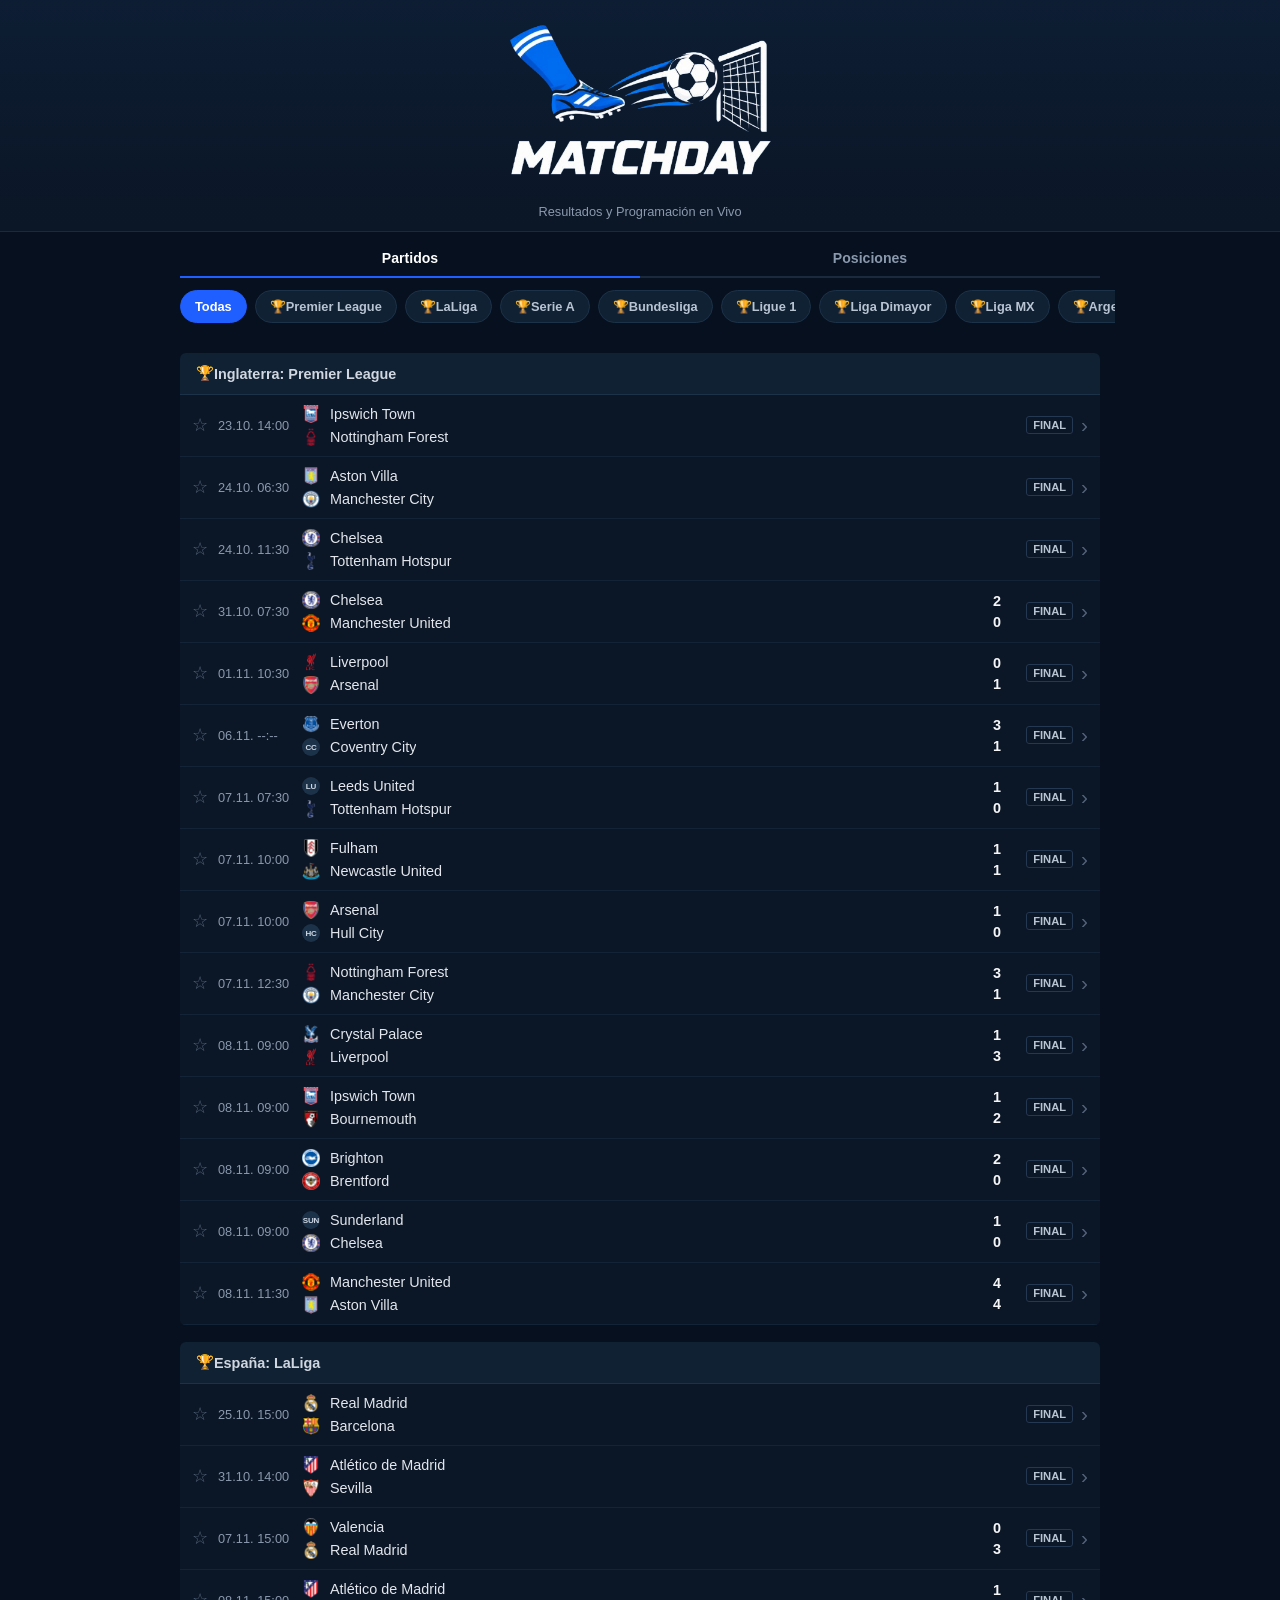
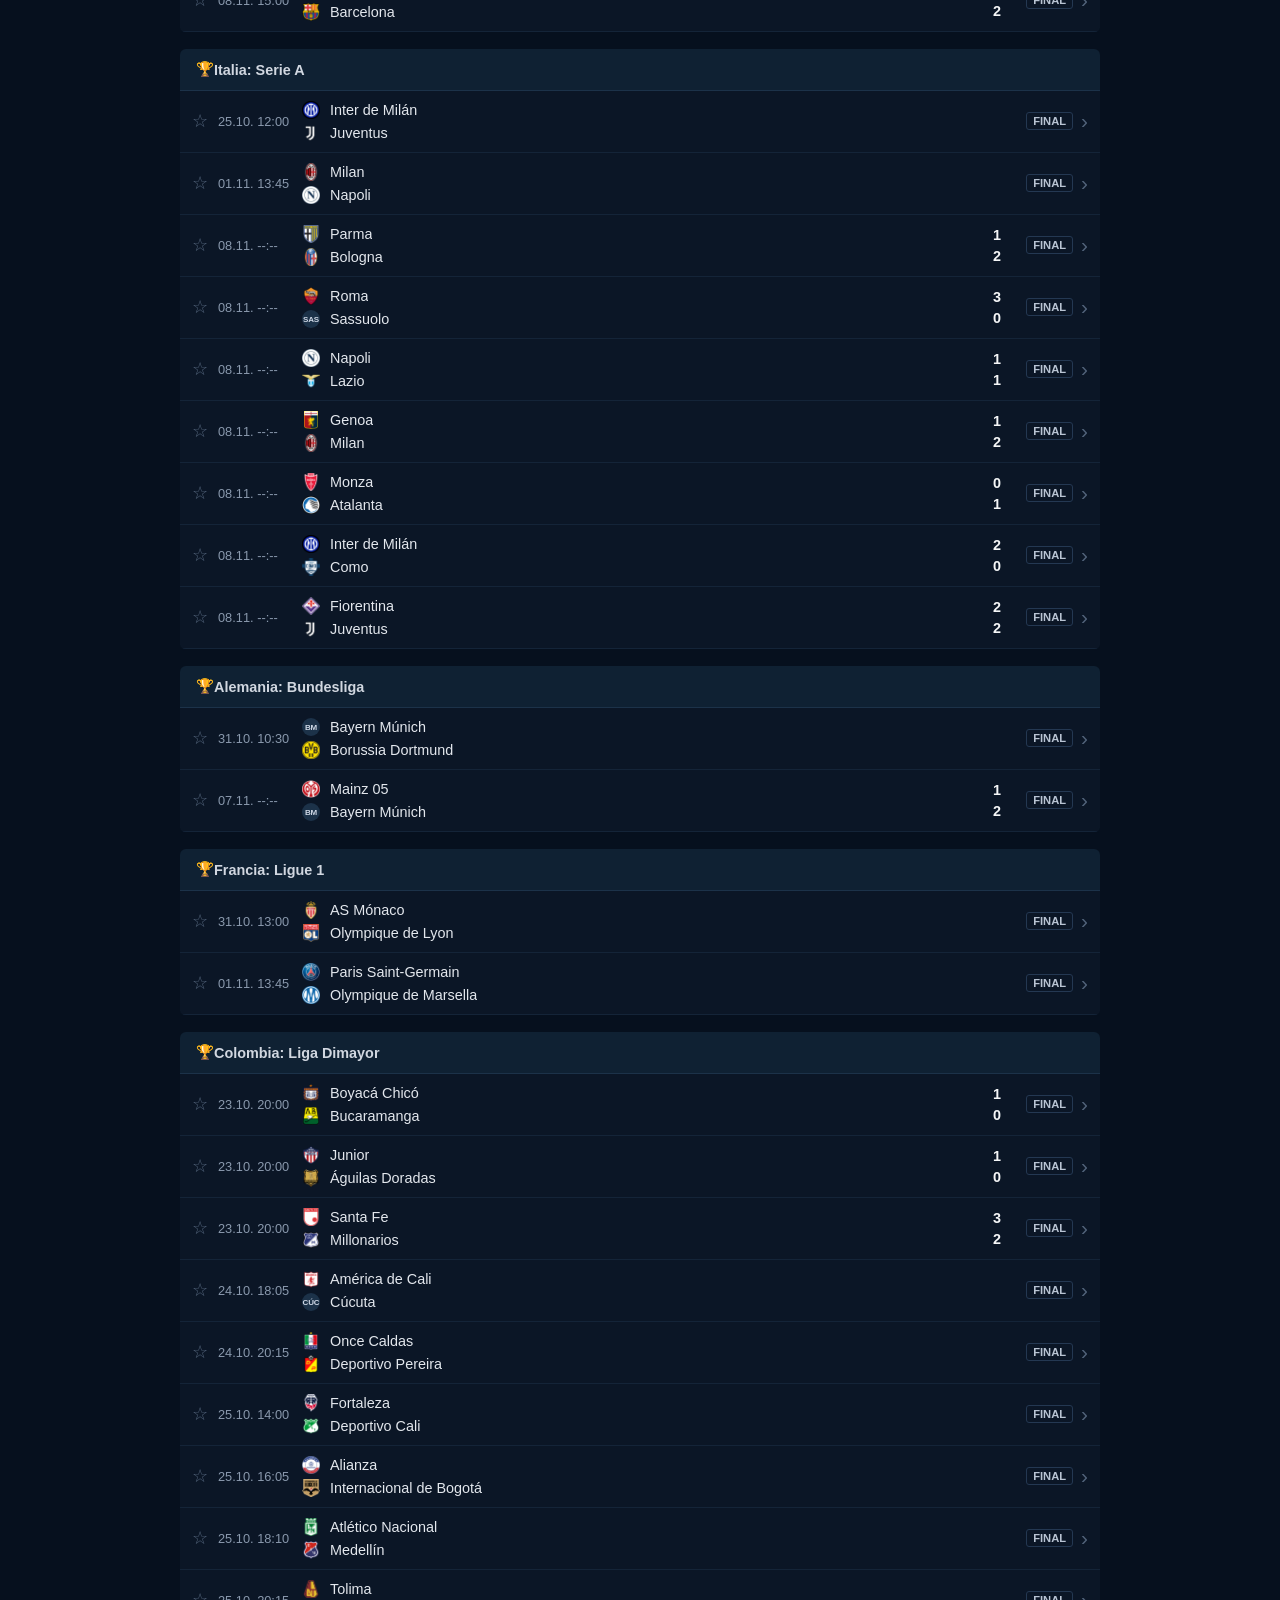
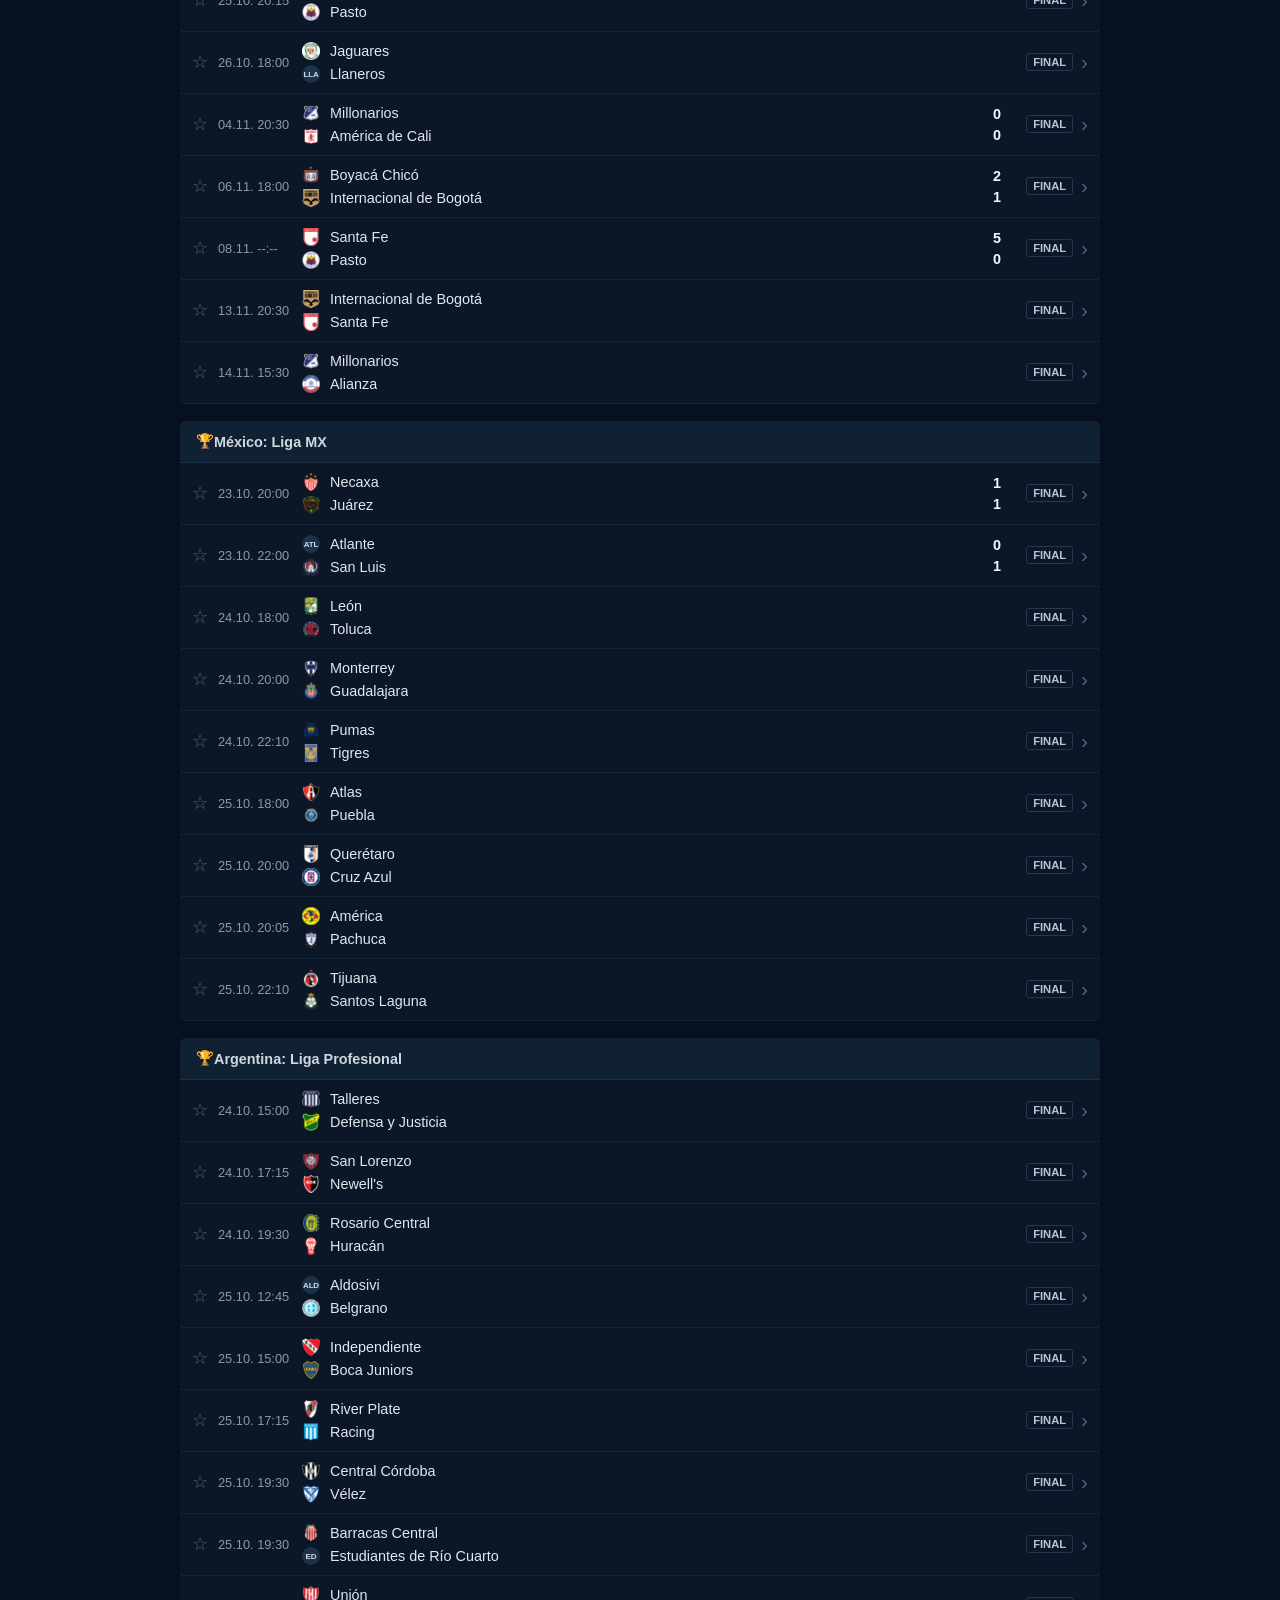
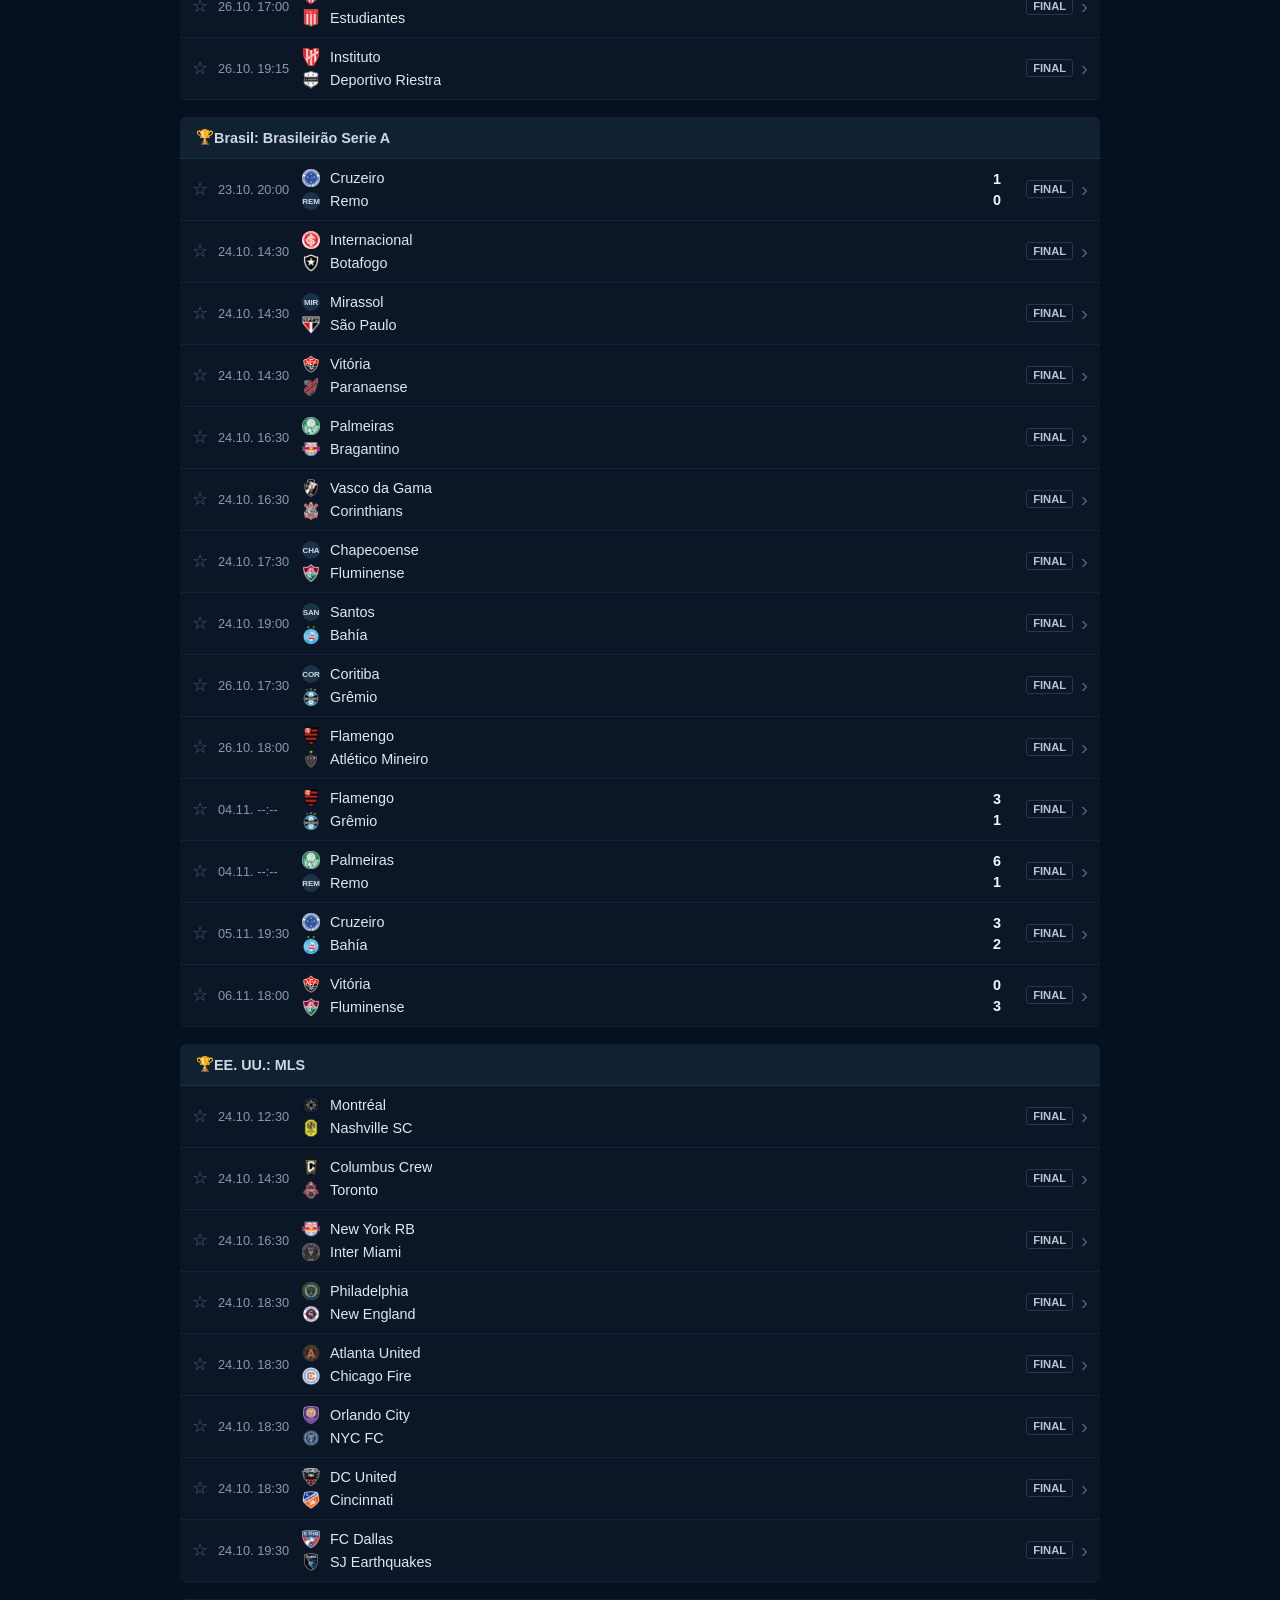
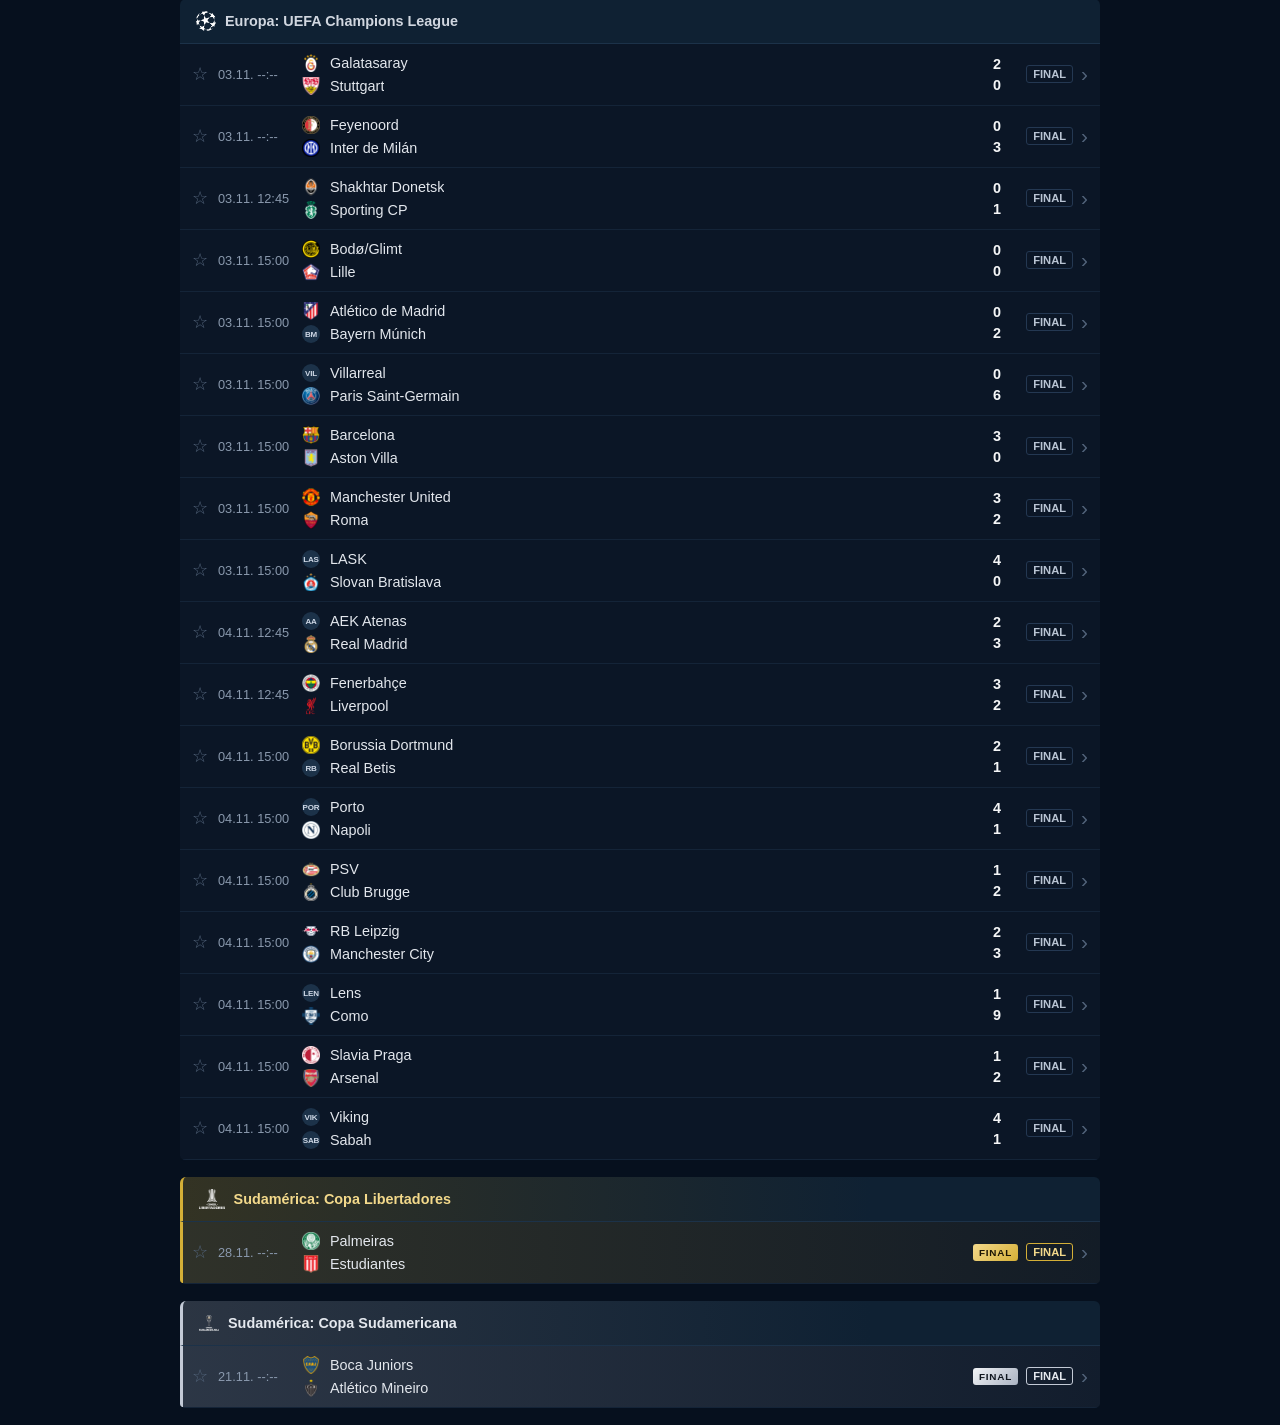
<file: index.html>
<!DOCTYPE html>
<html lang="es">
<head>
    <meta charset="UTF-8">
    <meta name="viewport" content="width=device-width, initial-scale=1.0">
    <title>Matchday - Marcadores de Fútbol</title>
    <link rel="stylesheet" href="styles.css">
    <link rel="manifest" href="manifest.json">
    <link rel="icon" type="image/png" href="logo.png">
    <link rel="apple-touch-icon" href="logo.png">
    <meta name="theme-color" content="#0b1626">
</head>
<body>
    <header class="header-principal">
        <div class="logo-container">
            <img src="logo.png" class="app-logo" alt="Matchday">
        </div>
        <p class="header-subtitulo">Resultados y Programación en Vivo</p>
    </header>

    <div id="vistas" class="vistas"></div>

    <nav id="filtros" class="filtros" aria-label="Filtrar por liga"></nav>

    <main id="partidos-container"></main>

    <script src="datos.js"></script>
    <script src="partidos-extra.js"></script>
    <script src="escudos.js"></script>
    <script src="config.js"></script>
    <script src="en-vivo.js"></script>
    <script src="posiciones.js"></script>
    <script src="app.js"></script>
</body>
</html>
</file>
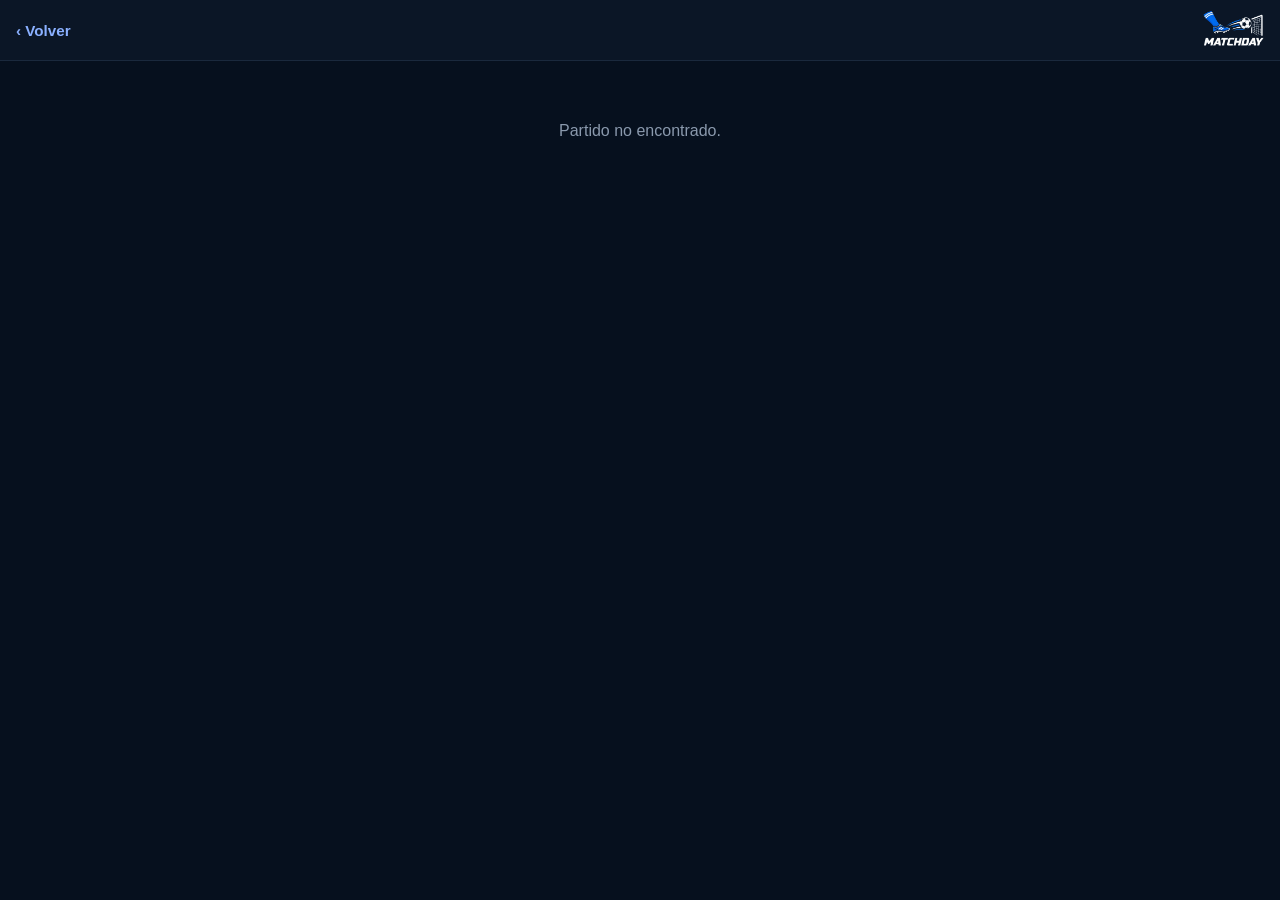
<file: detalle.html>
<!DOCTYPE html>
<html lang="es">
<head>
    <meta charset="UTF-8">
    <meta name="viewport" content="width=device-width, initial-scale=1.0">
    <title>Partido - Matchday</title>
    <link rel="stylesheet" href="styles.css">
    <link rel="manifest" href="manifest.json">
    <link rel="icon" type="image/png" href="logo.png">
    <link rel="apple-touch-icon" href="logo.png">
    <meta name="theme-color" content="#0b1626">
</head>
<body>
    <header class="header-detalle">
        <a href="index.html" class="btn-volver" aria-label="Volver">‹ Volver</a>
        <a href="index.html" class="logo-mini-link"><img src="logo.png" class="logo-mini" alt="Matchday"></a>
    </header>

    <main id="detalle-container"></main>

    <script src="datos.js"></script>
    <script src="partidos-extra.js"></script>
    <script src="escudos.js"></script>
    <script src="config.js"></script>
    <script src="en-vivo.js"></script>
    <script src="detalle.js"></script>
</body>
</html>
</file>
<file: styles.css>
* { box-sizing: border-box; }

body {
    font-family: -apple-system, BlinkMacSystemFont, "Segoe UI", Roboto, Helvetica, Arial, sans-serif;
    margin: 0;
    padding: 0;
    background-color: #06101e;
    color: #f5f6f7;
    -webkit-tap-highlight-color: transparent;
}

a { color: inherit; text-decoration: none; }

/* ---------- Header principal + logo ---------- */
.header-principal {
    background: linear-gradient(180deg, #0d1d33 0%, #0b1626 100%);
    text-align: center;
    padding: 10px 10px 12px;
    border-bottom: 1px solid #1a293d;
}

.logo-container {
    display: flex;
    justify-content: center;
}

/* El PNG es cuadrado con mucho margen transparente:
   lo recortamos con object-fit: cover para que el logo llene el espacio */
.app-logo {
    width: min(300px, 80vw);
    aspect-ratio: 500 / 320;
    object-fit: cover;
    object-position: center 47%;
    display: block;
}

.header-subtitulo {
    margin: 2px 0 0;
    font-size: 0.8rem;
    color: #8a99ad;
}

/* ---------- Filtros ---------- */
.filtros {
    display: flex;
    gap: 8px;
    overflow-x: auto;
    padding: 12px 15px 0;
    max-width: 950px;
    margin: 0 auto;
    scrollbar-width: none;
}
.filtros::-webkit-scrollbar { display: none; }

.chip {
    flex-shrink: 0;
    background: #0f2133;
    color: #b9c4d3;
    border: 1px solid #1c3249;
    border-radius: 999px;
    padding: 7px 14px;
    font-size: 0.8rem;
    font-weight: 600;
    cursor: pointer;
}
.chip.activo {
    background: #1f5eff;
    border-color: #1f5eff;
    color: #fff;
}

/* ---------- Lista de partidos ---------- */
main {
    padding: 15px;
    max-width: 950px;
    margin: 0 auto;
}

.torneo-header {
    background-color: #0f2133;
    padding: 12px 16px;
    font-size: 0.9rem;
    font-weight: bold;
    color: #d1d7e0;
    display: flex;
    align-items: center;
    border-bottom: 1px solid #1c3249;
    margin-top: 15px;
    border-radius: 6px 6px 0 0;
}

.contenedor-partidos {
    background-color: #0b1626;
    border-bottom: 2px solid #06101e;
    border-radius: 0 0 6px 6px;
    overflow: hidden;
}

.partido {
    display: flex;
    align-items: center;
    padding: 10px 12px;
    border-bottom: 1px solid #142438;
    min-height: 52px;
    cursor: pointer;
    transition: background-color .15s;
}
.partido:hover, .partido:active { background-color: #122236; }

.info-tiempo {
    display: flex;
    align-items: center;
    gap: 10px;
    width: 110px;
    font-size: 0.8rem;
    color: #8a99ad;
    flex-shrink: 0;
}
.star-icon { color: #52637a; font-size: 1.1rem; }

.equipos-contenedor {
    flex-grow: 1;
    min-width: 0;
    display: flex;
    flex-direction: column;
    gap: 5px;
}

.fila-equipo {
    display: flex;
    align-items: center;
    font-size: 0.9rem;
    color: #e3e7ed;
}
.fila-equipo span:last-child {
    overflow: hidden;
    text-overflow: ellipsis;
    white-space: nowrap;
}

.escudo {
    width: 18px;
    height: 18px;
    object-fit: contain;
    margin-right: 10px;
    flex-shrink: 0;
}

/* Círculo con iniciales cuando no hay escudo */
.escudo-iniciales {
    display: inline-flex;
    align-items: center;
    justify-content: center;
    background: #1c3249;
    color: #cfd8e6;
    border-radius: 50%;
    font-weight: 700;
    font-size: 0.5rem;
    letter-spacing: -0.02em;
}

.goles {
    display: flex;
    flex-direction: column;
    gap: 5px;
    margin: 0 14px;
    font-weight: 700;
    font-size: 0.9rem;
    text-align: center;
    min-width: 14px;
}

.acciones-partido {
    display: flex;
    align-items: center;
    gap: 8px;
    flex-shrink: 0;
    margin-left: 8px;
}
.chevron { color: #52637a; font-size: 1.3rem; line-height: 1; }

.estado-badge {
    font-size: 0.7rem;
    color: #8a99ad;
    border: 1px solid #243852;
    padding: 2px 6px;
    border-radius: 3px;
    text-transform: uppercase;
    font-weight: 600;
}
.estado-vivo { color: #ff4d5e; border-color: #ff4d5e; }
.estado-fin  { color: #b9c4d3; }

.vacio, .vacio-mini { color: #8a99ad; text-align: center; padding: 30px 0; }
.vacio-mini { padding: 8px 0; font-size: 0.85rem; }

/* ---------- Página de detalle ---------- */
.header-detalle {
    background-color: #0b1626;
    border-bottom: 1px solid #1a293d;
    padding: 8px 12px;
    display: flex;
    align-items: center;
    justify-content: space-between;
    position: sticky;
    top: 0;
    z-index: 5;
}
.btn-volver { font-size: 0.95rem; font-weight: 600; color: #8ab0ff; padding: 6px 4px; }
.logo-mini {
    height: 44px;
    aspect-ratio: 500 / 320;
    object-fit: cover;
    object-position: center 47%;
    display: block;
}

.tarjeta {
    background: #0b1626;
    border: 1px solid #142438;
    border-radius: 8px;
    padding: 16px;
    margin-bottom: 14px;
}
.tarjeta h2 {
    margin: 0 0 10px;
    font-size: 0.85rem;
    text-transform: uppercase;
    letter-spacing: .05em;
    color: #8a99ad;
}

.hero { text-align: center; }
.hero-liga { font-size: 0.85rem; color: #d1d7e0; font-weight: 600; }
.hero-fecha { font-size: 0.8rem; color: #8a99ad; margin: 4px 0 18px; text-transform: capitalize; }
.hero-equipos {
    display: grid;
    grid-template-columns: 1fr auto 1fr;
    align-items: center;
    gap: 8px;
    margin-bottom: 14px;
}
.hero-equipo { display: flex; flex-direction: column; align-items: center; gap: 8px; font-weight: 600; font-size: 0.95rem; }
.escudo-grande { width: 64px; height: 64px; object-fit: contain; }
.escudo-grande.escudo-iniciales { font-size: 1.2rem; }
.vs-grande { font-size: 1.1rem; font-weight: 700; color: #52637a; }
.marcador-grande { font-size: 2.2rem; font-weight: 800; white-space: nowrap; }
.marcador-grande span { color: #52637a; }

.dato {
    display: flex;
    justify-content: space-between;
    gap: 12px;
    padding: 9px 0;
    border-bottom: 1px solid #142438;
    font-size: 0.9rem;
}
.dato:last-child { border-bottom: none; }
.dato-label { color: #8a99ad; }
.dato-valor { text-align: right; font-weight: 600; }

.h2h-fila {
    display: grid;
    grid-template-columns: 78px 1fr auto 1fr;
    gap: 8px;
    padding: 8px 0;
    border-bottom: 1px solid #142438;
    font-size: 0.82rem;
    align-items: center;
}
.h2h-fecha { color: #8a99ad; }
.h2h-res { font-weight: 700; }
.h2h-eq.der { text-align: right; }

.alineaciones { display: grid; grid-template-columns: 1fr 1fr; gap: 16px; }
.alineaciones h3 { margin: 0 0 6px; font-size: 0.9rem; }
.alineaciones ul { margin: 0; padding-left: 18px; font-size: 0.85rem; color: #d1d7e0; line-height: 1.7; }

@media (max-width: 480px) {
    .info-tiempo { width: 92px; gap: 6px; }
}

/* ---------- Goles / tarjetas / estadísticas ---------- */
.eventos-grid { display: grid; grid-template-columns: 1fr 1fr; gap: 16px; }
.evento { display: flex; align-items: center; gap: 8px; font-size: 0.85rem; padding: 5px 0; }
.evento .min { color: #8a99ad; margin-left: auto; font-size: 0.78rem; }
.eventos-grid .der .evento { flex-direction: row-reverse; }
.eventos-grid .der .evento .min { margin-left: 0; margin-right: auto; }

.stat { margin-bottom: 14px; }
.stat:last-child { margin-bottom: 0; }
.stat-fila { display: grid; grid-template-columns: 60px 1fr 60px; align-items: center; text-align: center; font-size: 0.88rem; margin-bottom: 6px; }
.stat-v { font-weight: 700; }
.stat-l { color: #b9c4d3; }
.stat-barra { height: 4px; background: #1f5eff; border-radius: 2px; overflow: hidden; }
.stat-barra i { display: block; height: 100%; background: #ff4d5e; }

/* ---------- En vivo y banderas ---------- */
.torneo-header span { min-width: 0; }
.bandera { width: 20px; height: 14px; object-fit: cover; border-radius: 2px; margin-right: 9px; flex-shrink: 0; }
.bandera-chip { width: 16px; height: 11px; object-fit: cover; border-radius: 2px; margin-right: 6px; vertical-align: -1px; }
.hero-liga { display: flex; align-items: center; justify-content: center; }
.min-vivo { color: #ff4d5e; font-weight: 700; animation: parpadeo 1.6s ease-in-out infinite; }
.goles:empty { display: none; }
.goles.vivo { color: #ff4d5e; }
.hero-minuto { color: #ff4d5e; font-weight: 700; font-size: 1rem; margin-bottom: 8px; animation: parpadeo 1.6s ease-in-out infinite; }
.estado-apl { color: #f5a623; border-color: #f5a623; }
@keyframes parpadeo { 50% { opacity: .45; } }

/* ============================================================
   Vista "Posiciones", finales en oro / plata
   ============================================================ */
.vistas { display: flex; max-width: 950px; margin: 0 auto; padding: 8px 15px 0; }
.vista-btn {
    flex: 1; background: transparent; color: #8a99ad; border: 0;
    border-bottom: 2px solid #1a293d; padding: 10px 0; font-size: 0.88rem; font-weight: 700; cursor: pointer;
}
.vista-btn.activo { color: #fff; border-bottom-color: #1f5eff; }

.pos-controles { display: flex; align-items: center; gap: 10px; margin: 4px 0 12px; flex-wrap: wrap; }
.pos-select {
    background: #0f2133; color: #e3e7ed; border: 1px solid #1c3249;
    border-radius: 6px; padding: 7px 10px; font-size: 0.82rem; max-width: 100%;
}
.pos-info { color: #8a99ad; font-size: 0.75rem; margin-left: auto; }
.pos-refrescar, .pos-reintentar {
    background: #0f2133; color: #b9c4d3; border: 1px solid #1c3249;
    border-radius: 6px; padding: 5px 10px; font-size: 0.9rem; cursor: pointer;
}
.pos-refrescar:disabled { opacity: .35; cursor: default; }
.pos-reintentar { margin-top: 12px; font-size: 0.85rem; }

.pos-bloque { margin-bottom: 18px; }
.pos-titulo {
    background: #0f2133; padding: 10px 14px; font-size: 0.82rem; font-weight: 700;
    color: #d1d7e0; border-radius: 6px 6px 0 0; border-bottom: 1px solid #1c3249;
}
.pos-scroll { overflow-x: auto; background: #0b1626; border-radius: 6px; }
.pos-titulo + .pos-scroll { border-radius: 0 0 6px 6px; }
.pos-tabla { width: 100%; border-collapse: collapse; font-size: 0.82rem; }
.pos-tabla th {
    color: #8a99ad; font-weight: 600; font-size: 0.68rem; text-align: center;
    padding: 9px 4px; border-bottom: 1px solid #1c3249; text-transform: uppercase;
}
.pos-tabla td { padding: 9px 4px; text-align: center; border-bottom: 1px solid #142438; }
.pos-tabla tr:last-child td { border-bottom: 0; }
.pos-tabla .c-pos { width: 38px; padding-left: 8px; }
.pos-tabla .c-eq { text-align: left; width: 100%; max-width: 0; }
.pos-tabla td:nth-child(n+3):not(.c-pts) { color: #b9c4d3; min-width: 24px; }
.pos-tabla .c-pts { font-weight: 800; color: #fff; min-width: 30px; padding-right: 10px; }
.pos-eq { display: flex; align-items: center; min-width: 0; color: #e3e7ed; }
.pos-eq span:last-child { overflow: hidden; text-overflow: ellipsis; white-space: nowrap; }
.pos-num {
    display: inline-flex; align-items: center; justify-content: center;
    width: 22px; height: 22px; border-radius: 50%; font-weight: 700; color: #b9c4d3;
}
.z-azul   { --zona: #1f5eff; }
.z-naranja{ --zona: #f5a623; }
.z-verde  { --zona: #22c55e; }
.z-rojo   { --zona: #ff4d5e; }
.z-teal   { --zona: #2fb6a3; }
tr[class^="z-"] .pos-num { background: var(--zona); color: #fff; }

.c-ancho { display: none; }
@media (min-width: 600px) { .pos-tabla th.c-ancho, .pos-tabla td.c-ancho { display: table-cell; } }
.c-forma { white-space: nowrap; }
.c-forma i { display: inline-block; width: 8px; height: 8px; border-radius: 50%; margin: 0 2px; background: #52637a; }
.c-forma .f-g { background: #22c55e; }
.c-forma .f-p { background: #ff4d5e; }

.pos-leyenda { display: flex; flex-wrap: wrap; gap: 6px 16px; font-size: 0.72rem; color: #8a99ad; margin: -6px 2px 18px; }
.pos-leyenda i { display: inline-block; width: 9px; height: 9px; border-radius: 50%; margin-right: 6px; }

/* Copas: trofeo en oro (Libertadores) o gris (Sudamericana) */
.copa-icono { margin-right: 9px; font-size: 0.95rem; line-height: 1; flex-shrink: 0; }
.chip .copa-icono { margin-right: 6px; font-size: 0.8rem; }
.copa-sudamericana { filter: grayscale(1) brightness(1.3); }

/* Cabecera de la competición */
.torneo-header.tema-oro   { color: #f3d98b; border-left: 3px solid #d4af37; background: linear-gradient(90deg, rgba(212, 175, 55, .22), #0f2133 75%); }
.torneo-header.tema-plata { color: #e4e8ee; border-left: 3px solid #c3cad6; background: linear-gradient(90deg, rgba(195, 202, 214, .20), #0f2133 75%); }
.tema-oro   .pos-titulo { color: #f3d98b; border-left: 3px solid #d4af37; }
.tema-plata .pos-titulo { color: #e4e8ee; border-left: 3px solid #c3cad6; }

/* Fila de la final en la lista */
.partido.final-oro   { background: linear-gradient(90deg, rgba(212, 175, 55, .18), rgba(212, 175, 55, .04)); box-shadow: inset 3px 0 0 #d4af37; }
.partido.final-plata { background: linear-gradient(90deg, rgba(195, 202, 214, .18), rgba(195, 202, 214, .04)); box-shadow: inset 3px 0 0 #c3cad6; }
.partido.final-oro:hover, .partido.final-oro:active     { background: rgba(212, 175, 55, .24); }
.partido.final-plata:hover, .partido.final-plata:active { background: rgba(195, 202, 214, .22); }
.tag-final { font-size: 0.62rem; font-weight: 800; letter-spacing: .08em; padding: 3px 6px; border-radius: 3px; }
.final-oro   .tag-final { color: #1a1405; background: linear-gradient(135deg, #f3d98b, #d4af37); }
.final-plata .tag-final { color: #10161f; background: linear-gradient(135deg, #f1f3f6, #aab3c2); }
.final-oro   .estado-prog, .final-oro   .estado-fin { color: #f3d98b; border-color: #d4af37; }
.final-plata .estado-prog, .final-plata .estado-fin { color: #e4e8ee; border-color: #c3cad6; }
.final-oro   .goles:not(.vivo) { color: #f3d98b; }
.final-plata .goles:not(.vivo) { color: #e4e8ee; }

/* Tarjeta principal del partido */
.hero.final-oro {
    border-color: #d4af37;
    background: radial-gradient(120% 90% at 50% 0%, rgba(212, 175, 55, .22), #0b1626 65%);
    box-shadow: 0 0 0 1px rgba(212, 175, 55, .25), 0 8px 30px rgba(212, 175, 55, .10);
}
.hero.final-plata {
    border-color: #c3cad6;
    background: radial-gradient(120% 90% at 50% 0%, rgba(195, 202, 214, .20), #0b1626 65%);
    box-shadow: 0 0 0 1px rgba(195, 202, 214, .25), 0 8px 30px rgba(195, 202, 214, .08);
}
.hero-final { display: inline-block; margin: 8px 0 0; font-size: 0.72rem; font-weight: 800; letter-spacing: .14em; padding: 4px 12px; border-radius: 999px; }
.final-oro   .hero-final { color: #1a1405; background: linear-gradient(135deg, #f3d98b, #d4af37); }
.final-plata .hero-final { color: #10161f; background: linear-gradient(135deg, #f1f3f6, #aab3c2); }
.hero.final-oro   .hero-liga { color: #f3d98b; }
.hero.final-plata .hero-liga { color: #e4e8ee; }

/* Logos de competiciones continentales (reemplazan al trofeo) */
.bandera.logo-copa { width: auto; max-width: 36px; height: 20px; object-fit: contain; border-radius: 0; }
.bandera-chip.logo-copa { width: auto; max-width: 28px; height: 15px; object-fit: contain; border-radius: 0; }
</file>
